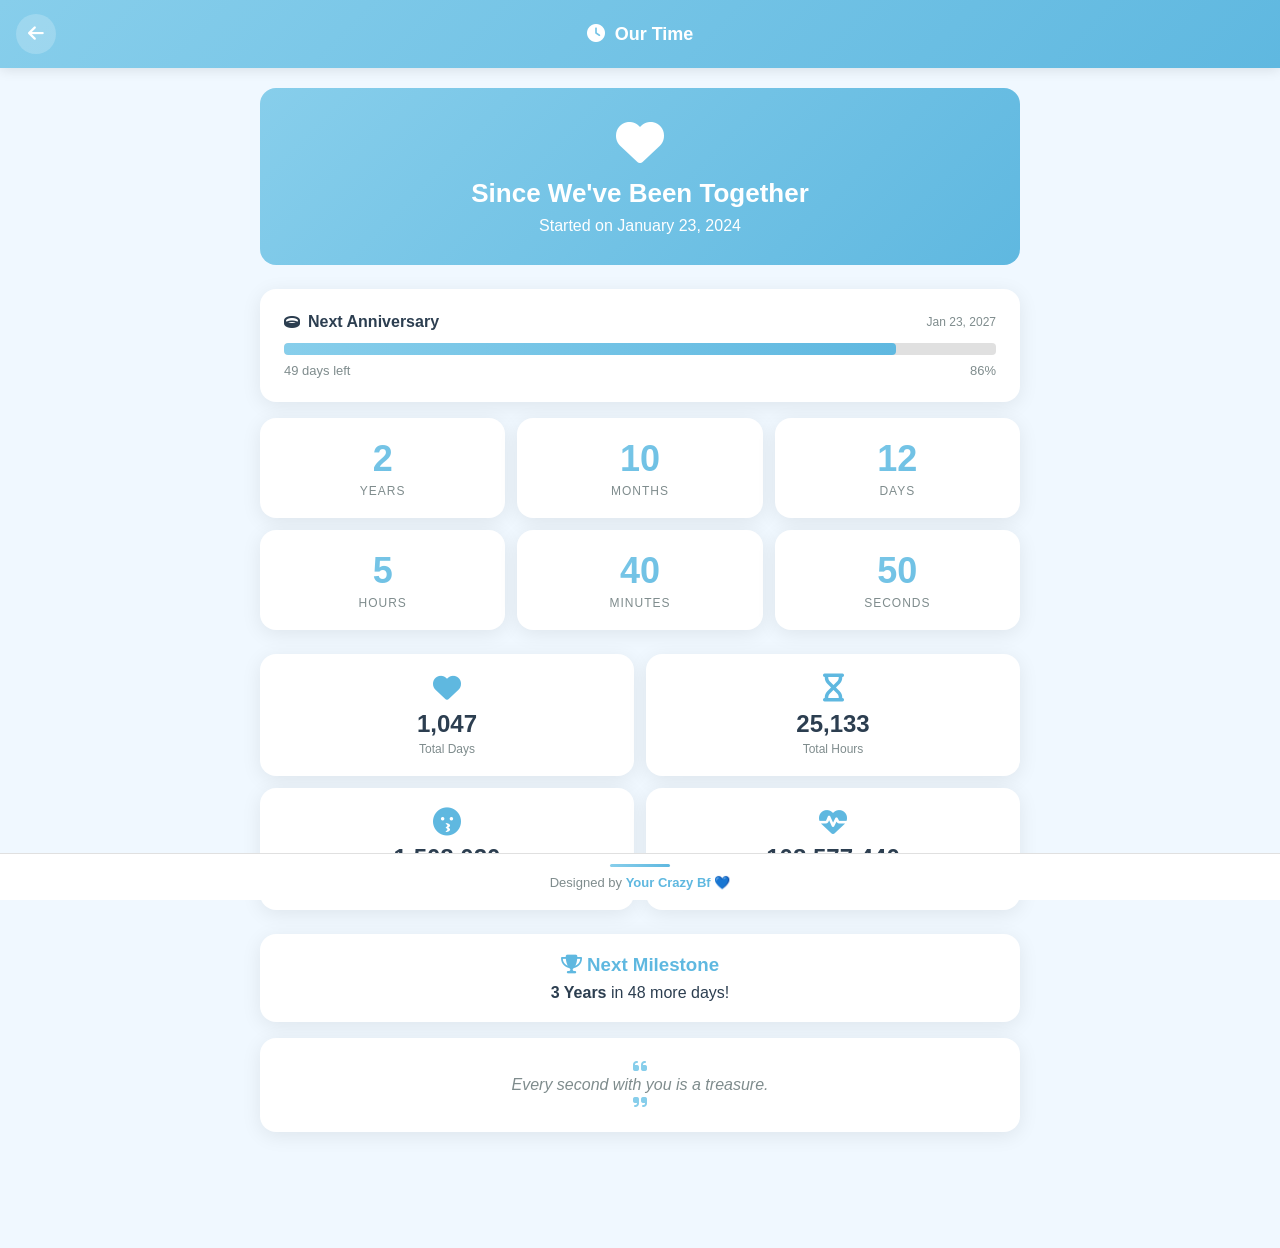
<file: coundown.html>
<!DOCTYPE html>
<html lang="en">
<head>
<meta charset="UTF-8">
<meta name="viewport" content="width=device-width, initial-scale=1.0">
<title>Countdown ⏰</title>
<link rel="manifest" href="manifest.json">
<link rel="stylesheet" href="https://cdnjs.cloudflare.com/ajax/libs/font-awesome/6.5.1/css/all.min.css">
<link rel="stylesheet" href="style.css">
<meta name="theme-color" content="#87CEEB">
</head>
<body class="countdown-body">

<header class="topbar">
  <a href="dashboard.html" class="icon-btn"><i class="fa-solid fa-arrow-left"></i></a>
  <div class="topbar-title"><i class="fa-solid fa-clock"></i><span>Our Time</span></div>
  <div style="width:40px"></div>
</header>

<main class="countdown-container">
  <div class="love-header">
    <i class="fa-solid fa-heart pulse"></i>
    <h1>Since We've Been Together</h1>
    <p>Started on January 23, 2024</p>
  </div>
  
  <!-- Anniversary Progress -->
  <div class="progress-card big">
    <div class="progress-header">
      <h3><i class="fa-solid fa-ring"></i> Next Anniversary</h3>
      <span id="anniversaryDate" class="progress-date">--</span>
    </div>
    <div class="progress-bar-container big">
      <div id="progressBar" class="progress-fill" style="width:0%"></div>
    </div>
    <div class="progress-info">
      <span id="daysLeft">-- days left</span>
      <span id="progressPercent">0%</span>
    </div>
  </div>
  
  <div class="countdown-grid">
    <div class="time-box">
      <div class="time-value" id="years">0</div>
      <div class="time-label">Years</div>
    </div>
    <div class="time-box">
      <div class="time-value" id="months">0</div>
      <div class="time-label">Months</div>
    </div>
    <div class="time-box">
      <div class="time-value" id="days">0</div>
      <div class="time-label">Days</div>
    </div>
    <div class="time-box">
      <div class="time-value" id="hours">0</div>
      <div class="time-label">Hours</div>
    </div>
    <div class="time-box">
      <div class="time-value" id="minutes">0</div>
      <div class="time-label">Minutes</div>
    </div>
    <div class="time-box">
      <div class="time-value" id="seconds">0</div>
      <div class="time-label">Seconds</div>
    </div>
  </div>
  
  <div class="stats-grid">
    <div class="stat-card">
      <i class="fa-solid fa-heart"></i>
      <div class="stat-value" id="totalDays">0</div>
      <div class="stat-label">Total Days</div>
    </div>
    <div class="stat-card">
      <i class="fa-solid fa-hourglass"></i>
      <div class="stat-value" id="totalHours">0</div>
      <div class="stat-label">Total Hours</div>
    </div>
    <div class="stat-card">
      <i class="fa-solid fa-kiss"></i>
      <div class="stat-value" id="totalMinutes">0</div>
      <div class="stat-label">Total Minutes</div>
    </div>
    <div class="stat-card">
      <i class="fa-solid fa-heart-pulse"></i>
      <div class="stat-value" id="heartbeats">0</div>
      <div class="stat-label">Heartbeats Together</div>
    </div>
  </div>
  
  <div class="milestone-card">
    <h3><i class="fa-solid fa-trophy"></i> Next Milestone</h3>
    <p id="nextMilestone">Calculating...</p>
  </div>
  
  <div class="love-quote">
    <i class="fa-solid fa-quote-left"></i>
    <p id="quote">Every second with you is a treasure.</p>
    <i class="fa-solid fa-quote-right"></i>
  </div>
</main>

<footer class="app-footer">
  <div class="footer-divider"></div>
  <p>Designed by <a href="#">Your Crazy Bf</a> 💙</p>
</footer>

<script>
const startDate = new Date('2024-01-23T00:00:00');
const quotes = [
  "Every second with you is a treasure.",
  "You are my favorite notification.",
  "Time stops when I'm with you.",
  "Forever isn't long enough with you.",
  "You make every moment count.",
  "My heart beats for you, always.",
  "Love is the best thing we do."
];

function updateCountdown() {
  const now = new Date();
  const diff = now - startDate;
  
  let years = now.getFullYear() - startDate.getFullYear();
  let months = now.getMonth() - startDate.getMonth();
  let days = now.getDate() - startDate.getDate();
  
  if (days < 0) {
    months--;
    const prevMonth = new Date(now.getFullYear(), now.getMonth(), 0);
    days += prevMonth.getDate();
  }
  if (months < 0) { years--; months += 12; }
  
  const totalMs = diff;
  const totalSec = Math.floor(totalMs / 1000);
  const totalMin = Math.floor(totalSec / 60);
  const totalHr = Math.floor(totalMin / 60);
  const totalD = Math.floor(totalHr / 24);
  
  document.getElementById('years').textContent = years;
  document.getElementById('months').textContent = months;
  document.getElementById('days').textContent = days;
  document.getElementById('hours').textContent = now.getHours();
  document.getElementById('minutes').textContent = now.getMinutes();
  document.getElementById('seconds').textContent = now.getSeconds();
  
  document.getElementById('totalDays').textContent = totalD.toLocaleString();
  document.getElementById('totalHours').textContent = totalHr.toLocaleString();
  document.getElementById('totalMinutes').textContent = totalMin.toLocaleString();
  document.getElementById('heartbeats').textContent = (totalMin * 72).toLocaleString();
  
  // Anniversary progress
  const nextAnniversary = new Date('2025-01-23');
  while (nextAnniversary <= now) {
    nextAnniversary.setFullYear(nextAnniversary.getFullYear() + 1);
  }
  const prevAnniversary = new Date(nextAnniversary);
  prevAnniversary.setFullYear(prevAnniversary.getFullYear() - 1);
  const totalDays = Math.floor((nextAnniversary - prevAnniversary) / (1000 * 60 * 60 * 24));
  const daysPassed = Math.floor((now - prevAnniversary) / (1000 * 60 * 60 * 24));
  const percent = Math.min(100, Math.floor((daysPassed / totalDays) * 100));
  const daysLeft = totalDays - daysPassed;
  
  document.getElementById('anniversaryDate').textContent = nextAnniversary.toLocaleDateString('en-US', { month: 'short', day: 'numeric', year: 'numeric' });
  document.getElementById('progressBar').style.width = percent + '%';
  document.getElementById('progressPercent').textContent = percent + '%';
  document.getElementById('daysLeft').textContent = daysLeft + ' days left';
  
  // Next milestone
  const milestones = [
    { days: 100, name: '100 Days' },
    { days: 365, name: '1 Year' },
    { days: 500, name: '500 Days' },
    { days: 730, name: '2 Years' },
    { days: 1000, name: '1000 Days' },
    { days: 1095, name: '3 Years' },
    { days: 1825, name: '5 Years' }
  ];
  let next = null;
  for (const m of milestones) {
    if (totalD < m.days) { next = m; break; }
  }
  if (next) {
    const daysLeftMs = next.days - totalD;
    document.getElementById('nextMilestone').innerHTML = 
      `<strong>${next.name}</strong> in ${daysLeftMs} more days!`;
  } else {
    document.getElementById('nextMilestone').textContent = 'You are amazing! 💙';
  }
}

setInterval(updateCountdown, 1000);
updateCountdown();

let qIndex = 0;
setInterval(() => {
  qIndex = (qIndex + 1) % quotes.length;
  document.getElementById('quote').textContent = quotes[qIndex];
}, 5000);
</script>
</body>
</html>
</file>
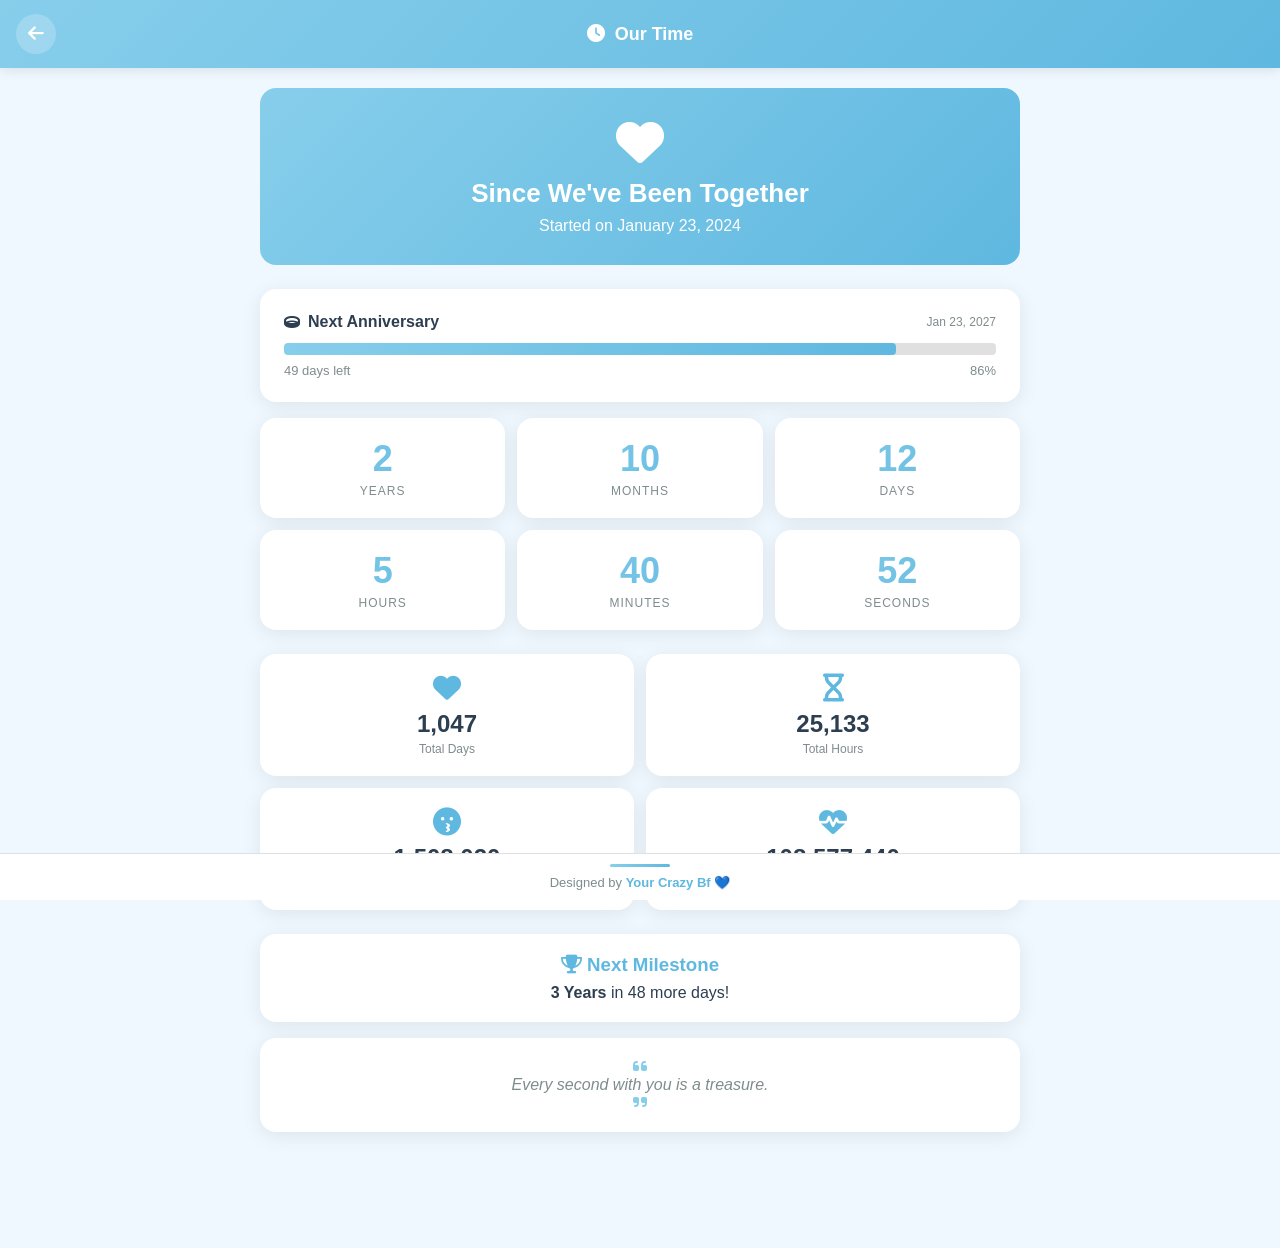
<file: countdown.html>
<!DOCTYPE html>
<html lang="en">
<head>
<meta charset="UTF-8">
<meta name="viewport" content="width=device-width, initial-scale=1.0">
<title>Countdown ⏰</title>
<link rel="manifest" href="manifest.json">
<link rel="stylesheet" href="https://cdnjs.cloudflare.com/ajax/libs/font-awesome/6.5.1/css/all.min.css">
<link rel="stylesheet" href="style.css">
<meta name="theme-color" content="#87CEEB">
</head>
<body class="countdown-body">

<header class="topbar">
  <a href="dashboard.html" class="icon-btn"><i class="fa-solid fa-arrow-left"></i></a>
  <div class="topbar-title"><i class="fa-solid fa-clock"></i><span>Our Time</span></div>
  <div style="width:40px"></div>
</header>

<main class="countdown-container">
  <div class="love-header">
    <i class="fa-solid fa-heart pulse"></i>
    <h1>Since We've Been Together</h1>
    <p>Started on January 23, 2024</p>
  </div>
  
  <!-- Anniversary Progress -->
  <div class="progress-card big">
    <div class="progress-header">
      <h3><i class="fa-solid fa-ring"></i> Next Anniversary</h3>
      <span id="anniversaryDate" class="progress-date">--</span>
    </div>
    <div class="progress-bar-container big">
      <div id="progressBar" class="progress-fill" style="width:0%"></div>
    </div>
    <div class="progress-info">
      <span id="daysLeft">-- days left</span>
      <span id="progressPercent">0%</span>
    </div>
  </div>
  
  <div class="countdown-grid">
    <div class="time-box">
      <div class="time-value" id="years">0</div>
      <div class="time-label">Years</div>
    </div>
    <div class="time-box">
      <div class="time-value" id="months">0</div>
      <div class="time-label">Months</div>
    </div>
    <div class="time-box">
      <div class="time-value" id="days">0</div>
      <div class="time-label">Days</div>
    </div>
    <div class="time-box">
      <div class="time-value" id="hours">0</div>
      <div class="time-label">Hours</div>
    </div>
    <div class="time-box">
      <div class="time-value" id="minutes">0</div>
      <div class="time-label">Minutes</div>
    </div>
    <div class="time-box">
      <div class="time-value" id="seconds">0</div>
      <div class="time-label">Seconds</div>
    </div>
  </div>
  
  <div class="stats-grid">
    <div class="stat-card">
      <i class="fa-solid fa-heart"></i>
      <div class="stat-value" id="totalDays">0</div>
      <div class="stat-label">Total Days</div>
    </div>
    <div class="stat-card">
      <i class="fa-solid fa-hourglass"></i>
      <div class="stat-value" id="totalHours">0</div>
      <div class="stat-label">Total Hours</div>
    </div>
    <div class="stat-card">
      <i class="fa-solid fa-kiss"></i>
      <div class="stat-value" id="totalMinutes">0</div>
      <div class="stat-label">Total Minutes</div>
    </div>
    <div class="stat-card">
      <i class="fa-solid fa-heart-pulse"></i>
      <div class="stat-value" id="heartbeats">0</div>
      <div class="stat-label">Heartbeats Together</div>
    </div>
  </div>
  
  <div class="milestone-card">
    <h3><i class="fa-solid fa-trophy"></i> Next Milestone</h3>
    <p id="nextMilestone">Calculating...</p>
  </div>
  
  <div class="love-quote">
    <i class="fa-solid fa-quote-left"></i>
    <p id="quote">Every second with you is a treasure.</p>
    <i class="fa-solid fa-quote-right"></i>
  </div>
</main>

<footer class="app-footer">
  <div class="footer-divider"></div>
  <p>Designed by <a href="#">Your Crazy Bf</a> 💙</p>
</footer>

<script>
const startDate = new Date('2024-01-23T00:00:00');
const quotes = [
  "Every second with you is a treasure.",
  "You are my favorite notification.",
  "Time stops when I'm with you.",
  "Forever isn't long enough with you.",
  "You make every moment count.",
  "My heart beats for you, always.",
  "Love is the best thing we do."
];

function updateCountdown() {
  const now = new Date();
  const diff = now - startDate;
  
  let years = now.getFullYear() - startDate.getFullYear();
  let months = now.getMonth() - startDate.getMonth();
  let days = now.getDate() - startDate.getDate();
  
  if (days < 0) {
    months--;
    const prevMonth = new Date(now.getFullYear(), now.getMonth(), 0);
    days += prevMonth.getDate();
  }
  if (months < 0) { years--; months += 12; }
  
  const totalMs = diff;
  const totalSec = Math.floor(totalMs / 1000);
  const totalMin = Math.floor(totalSec / 60);
  const totalHr = Math.floor(totalMin / 60);
  const totalD = Math.floor(totalHr / 24);
  
  document.getElementById('years').textContent = years;
  document.getElementById('months').textContent = months;
  document.getElementById('days').textContent = days;
  document.getElementById('hours').textContent = now.getHours();
  document.getElementById('minutes').textContent = now.getMinutes();
  document.getElementById('seconds').textContent = now.getSeconds();
  
  document.getElementById('totalDays').textContent = totalD.toLocaleString();
  document.getElementById('totalHours').textContent = totalHr.toLocaleString();
  document.getElementById('totalMinutes').textContent = totalMin.toLocaleString();
  document.getElementById('heartbeats').textContent = (totalMin * 72).toLocaleString();
  
  // Anniversary progress
  const nextAnniversary = new Date('2025-01-23');
  while (nextAnniversary <= now) {
    nextAnniversary.setFullYear(nextAnniversary.getFullYear() + 1);
  }
  const prevAnniversary = new Date(nextAnniversary);
  prevAnniversary.setFullYear(prevAnniversary.getFullYear() - 1);
  const totalDays = Math.floor((nextAnniversary - prevAnniversary) / (1000 * 60 * 60 * 24));
  const daysPassed = Math.floor((now - prevAnniversary) / (1000 * 60 * 60 * 24));
  const percent = Math.min(100, Math.floor((daysPassed / totalDays) * 100));
  const daysLeft = totalDays - daysPassed;
  
  document.getElementById('anniversaryDate').textContent = nextAnniversary.toLocaleDateString('en-US', { month: 'short', day: 'numeric', year: 'numeric' });
  document.getElementById('progressBar').style.width = percent + '%';
  document.getElementById('progressPercent').textContent = percent + '%';
  document.getElementById('daysLeft').textContent = daysLeft + ' days left';
  
  // Next milestone
  const milestones = [
    { days: 100, name: '100 Days' },
    { days: 365, name: '1 Year' },
    { days: 500, name: '500 Days' },
    { days: 730, name: '2 Years' },
    { days: 1000, name: '1000 Days' },
    { days: 1095, name: '3 Years' },
    { days: 1825, name: '5 Years' }
  ];
  let next = null;
  for (const m of milestones) {
    if (totalD < m.days) { next = m; break; }
  }
  if (next) {
    const daysLeftMs = next.days - totalD;
    document.getElementById('nextMilestone').innerHTML = 
      `<strong>${next.name}</strong> in ${daysLeftMs} more days!`;
  } else {
    document.getElementById('nextMilestone').textContent = 'You are amazing! 💙';
  }
}

setInterval(updateCountdown, 1000);
updateCountdown();

let qIndex = 0;
setInterval(() => {
  qIndex = (qIndex + 1) % quotes.length;
  document.getElementById('quote').textContent = quotes[qIndex];
}, 5000);
</script>
  <script>document.documentElement.setAttribute('data-theme', localStorage.getItem('theme') || 'lightblue');</script>
</body>
</html>
</file>
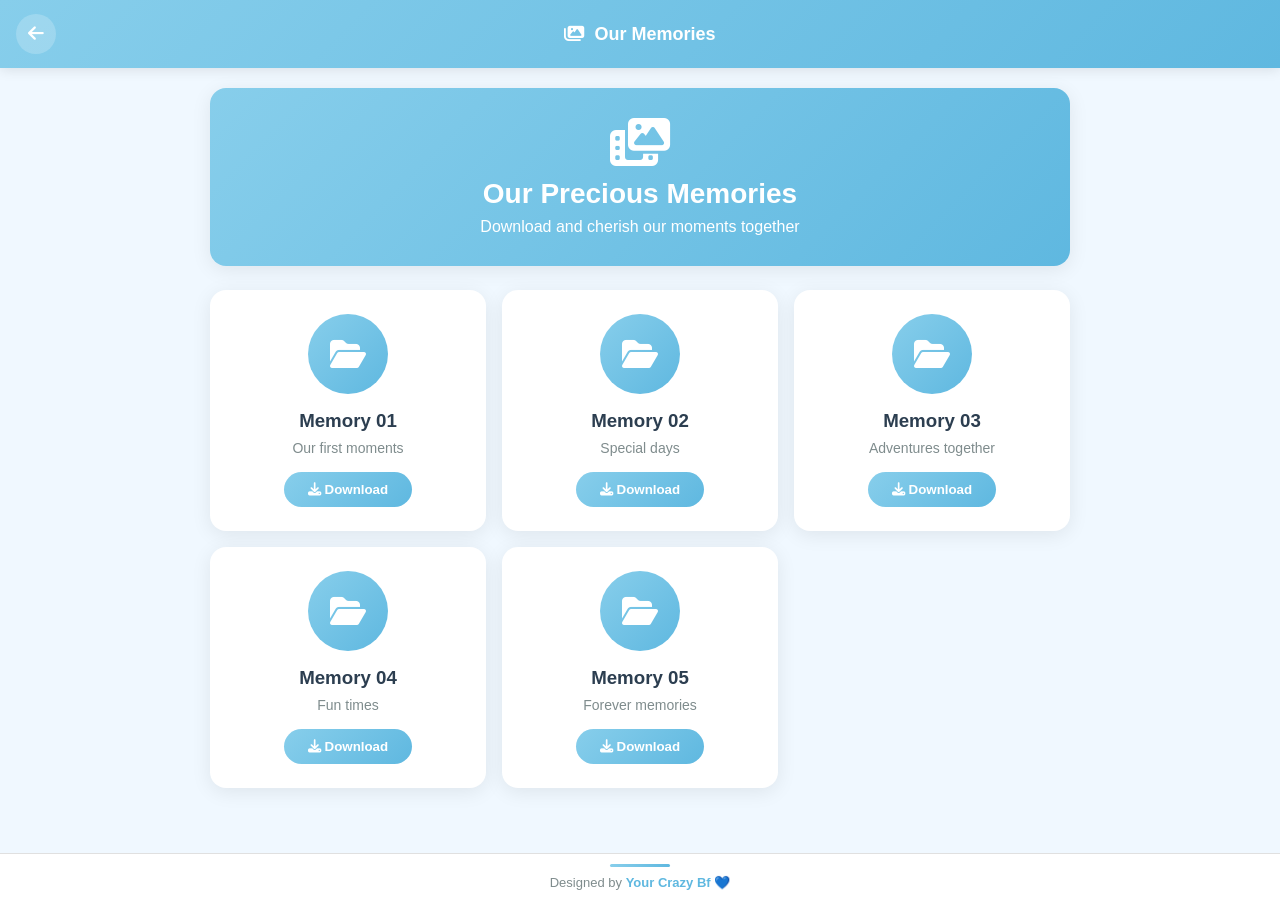
<file: memories.html>
<!DOCTYPE html>
<html lang="en">
<head>
<meta charset="UTF-8">
<meta name="viewport" content="width=device-width, initial-scale=1.0">
<title>Memories 💾</title>
<link rel="manifest" href="manifest.json">
<link rel="stylesheet" href="https://cdnjs.cloudflare.com/ajax/libs/font-awesome/6.5.1/css/all.min.css">
<link rel="stylesheet" href="style.css">
<meta name="theme-color" content="#87CEEB">
<script>document.documentElement.setAttribute('data-theme', localStorage.getItem('theme') || 'lightblue');</script>
</head>
<body class="memories-body">

<header class="topbar">
  <a href="dashboard.html" class="icon-btn"><i class="fa-solid fa-arrow-left"></i></a>
  <div class="topbar-title"><i class="fa-solid fa-images"></i><span>Our Memories</span></div>
  <div style="width:40px"></div>
</header>

<main class="memories-container">
  <div class="memories-header">
    <i class="fa-solid fa-photo-film"></i>
    <h1>Our Precious Memories</h1>
    <p>Download and cherish our moments together</p>
  </div>
  <div class="memories-grid">
    <div class="memory-card" data-file="memory1.zip">
      <div class="memory-icon"><i class="fa-solid fa-folder-open"></i></div>
      <h3>Memory 01</h3><p>Our first moments</p>
      <button class="download-btn"><i class="fa-solid fa-download"></i> Download</button>
    </div>
    <div class="memory-card" data-file="memory2.zip">
      <div class="memory-icon"><i class="fa-solid fa-folder-open"></i></div>
      <h3>Memory 02</h3><p>Special days</p>
      <button class="download-btn"><i class="fa-solid fa-download"></i> Download</button>
    </div>
    <div class="memory-card" data-file="memories/memory3.zip">
      <div class="memory-icon"><i class="fa-solid fa-folder-open"></i></div>
      <h3>Memory 03</h3><p>Adventures together</p>
      <button class="download-btn"><i class="fa-solid fa-download"></i> Download</button>
    </div>
    <div class="memory-card" data-file="memories/memory4.zip">
      <div class="memory-icon"><i class="fa-solid fa-folder-open"></i></div>
      <h3>Memory 04</h3><p>Fun times</p>
      <button class="download-btn"><i class="fa-solid fa-download"></i> Download</button>
    </div>
    <div class="memory-card" data-file="memories/memory5.zip">
      <div class="memory-icon"><i class="fa-solid fa-folder-open"></i></div>
      <h3>Memory 05</h3><p>Forever memories</p>
      <button class="download-btn"><i class="fa-solid fa-download"></i> Download</button>
    </div>
  </div>
</main>

<footer class="app-footer">
  <div class="footer-divider"></div>
  <p>Designed by <a href="#">Your Crazy Bf</a> 💙</p>
</footer>

<script>
document.querySelectorAll('.memory-card').forEach(card => {
  card.querySelector('.download-btn').addEventListener('click', () => {
    const file = card.dataset.file;
    const a = document.createElement('a');
    a.href = file; a.download = file.split('/').pop();
    document.body.appendChild(a); a.click(); document.body.removeChild(a);
  });
});
</script>
</body>
</html>
</file>
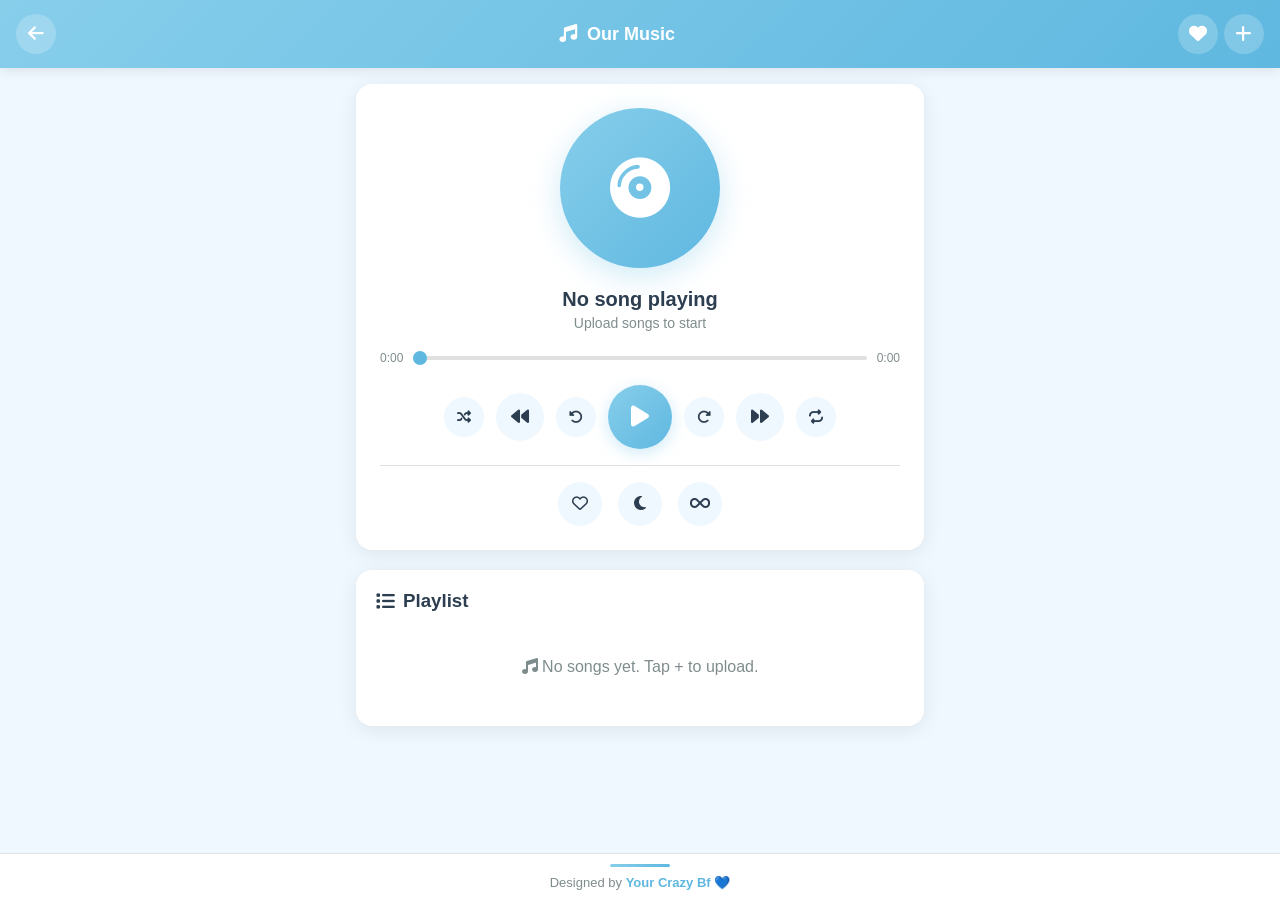
<file: music.html>
<!DOCTYPE html>
<html lang="en">
<head>
<meta charset="UTF-8">
<meta name="viewport" content="width=device-width, initial-scale=1.0">
<title>Music 🎵</title>
<link rel="manifest" href="manifest.json">
<link rel="stylesheet" href="https://cdnjs.cloudflare.com/ajax/libs/font-awesome/6.5.1/css/all.min.css">
<link rel="stylesheet" href="style.css">
<meta name="theme-color" content="#87CEEB">
<script>document.documentElement.setAttribute('data-theme', localStorage.getItem('theme') || 'lightblue');</script>
</head>
<body class="music-body">

<header class="topbar">
  <a href="dashboard.html" class="icon-btn"><i class="fa-solid fa-arrow-left"></i></a>
  <div class="topbar-title"><i class="fa-solid fa-music"></i><span>Our Music</span></div>
  <div class="topbar-actions">
    <button id="favBtn" class="icon-btn"><i class="fa-solid fa-heart"></i></button>
    <label class="icon-btn" for="uploadSongs"><i class="fa-solid fa-plus"></i></label>
    <input type="file" id="uploadSongs" accept="audio/*" multiple hidden>
  </div>
</header>

<div id="favPanel" class="fav-panel hidden">
  <div class="fav-header">
    <h3><i class="fa-solid fa-heart"></i> Favorite Songs</h3>
    <button id="closeFav" class="icon-btn small"><i class="fa-solid fa-xmark"></i></button>
  </div>
  <ul id="favList" class="song-list"></ul>
  <p id="emptyFav" class="empty-msg">No favorites yet</p>
</div>

<div id="sleepTimer" class="sleep-timer hidden">
  <div class="sleep-card">
    <h3><i class="fa-solid fa-moon"></i> Sleep Timer</h3>
    <div class="timer-options">
      <button data-min="15">15 min</button><button data-min="30">30 min</button>
      <button data-min="45">45 min</button><button data-min="60">60 min</button>
      <button data-min="0">Off</button>
    </div>
    <p id="sleepStatus" class="sleep-status">Timer off</p>
  </div>
</div>

<main class="music-container">
  <div class="player-card">
    <div class="album-art"><i class="fa-solid fa-compact-disc" id="discIcon"></i></div>
    <h2 id="songTitle" class="song-title">No song playing</h2>
    <p id="artistName" class="artist-name">Upload songs to start</p>
    <div class="progress-container">
      <span id="currentTime">0:00</span>
      <input type="range" id="progressBar" min="0" max="100" value="0" class="progress-bar">
      <span id="duration">0:00</span>
    </div>
    <div class="controls">
      <button id="shuffleBtn" class="ctrl-btn small"><i class="fa-solid fa-shuffle"></i></button>
      <button id="prevBtn" class="ctrl-btn"><i class="fa-solid fa-backward"></i></button>
      <button id="back10Btn" class="ctrl-btn small"><i class="fa-solid fa-rotate-left"></i></button>
      <button id="playBtn" class="ctrl-btn main"><i class="fa-solid fa-play"></i></button>
      <button id="forward10Btn" class="ctrl-btn small"><i class="fa-solid fa-rotate-right"></i></button>
      <button id="nextBtn" class="ctrl-btn"><i class="fa-solid fa-forward"></i></button>
      <button id="repeatBtn" class="ctrl-btn small"><i class="fa-solid fa-repeat"></i></button>
    </div>
    <div class="player-extras">
      <button id="favCurrentBtn" class="extra-btn"><i class="fa-regular fa-heart"></i></button>
      <button id="sleepTimerBtn" class="extra-btn"><i class="fa-solid fa-moon"></i></button>
      <button id="bgPlayBtn" class="extra-btn"><i class="fa-solid fa-infinity"></i></button>
    </div>
  </div>
  <div class="playlist">
    <h3><i class="fa-solid fa-list"></i> Playlist</h3>
    <ul id="songList" class="song-list"></ul>
    <p id="emptyMsg" class="empty-msg"><i class="fa-solid fa-music"></i> No songs yet. Tap + to upload.</p>
  </div>
</main>

<footer class="app-footer">
  <div class="footer-divider"></div>
  <p>Designed by <a href="#">Your Crazy Bf</a> 💙</p>
</footer>

<audio id="audioPlayer"></audio>

<script>
// ==========================================
// IndexedDB Setup (Can store hundreds of MBs)
// ==========================================
let db;
const DB_NAME = 'MusicPlayerDB';
const DB_VERSION = 1;
const STORE_NAME = 'songs';

// Initialize IndexedDB
function initDB() {
  return new Promise((resolve, reject) => {
    const request = indexedDB.open(DB_NAME, DB_VERSION);
    
    request.onerror = () => reject(request.error);
    request.onsuccess = () => {
      db = request.result;
      resolve(db);
    };
    
    request.onupgradeneeded = (event) => {
      db = event.target.result;
      if (!db.objectStoreNames.contains(STORE_NAME)) {
        db.createObjectStore(STORE_NAME, { keyPath: 'id', autoIncrement: true });
      }
    };
  });
}

// Save song to IndexedDB
function saveSong(song) {
  return new Promise((resolve, reject) => {
    const transaction = db.transaction([STORE_NAME], 'readwrite');
    const store = transaction.objectStore(STORE_NAME);
    const request = store.add(song);
    
    request.onsuccess = () => resolve(request.result);
    request.onerror = () => reject(request.error);
  });
}

// Get all songs from IndexedDB
function getAllSongs() {
  return new Promise((resolve, reject) => {
    const transaction = db.transaction([STORE_NAME], 'readonly');
    const store = transaction.objectStore(STORE_NAME);
    const request = store.getAll();
    
    request.onsuccess = () => resolve(request.result);
    request.onerror = () => reject(request.error);
  });
}

// Delete song from IndexedDB
function deleteSong(id) {
  return new Promise((resolve, reject) => {
    const transaction = db.transaction([STORE_NAME], 'readwrite');
    const store = transaction.objectStore(STORE_NAME);
    const request = store.delete(id);
    
    request.onsuccess = () => resolve();
    request.onerror = () => reject(request.error);
  });
}

// ==========================================
// App Variables
// ==========================================
let songs = [];
let favSongs = JSON.parse(localStorage.getItem('favSongs') || '[]');
let currentIndex = 0;
let isPlaying = false;
let isShuffle = false;
let isRepeat = false;
let sleepTimerId = null;
let sleepEndTime = null;

const audio = document.getElementById('audioPlayer');
const playBtn = document.getElementById('playBtn');
const prevBtn = document.getElementById('prevBtn');
const nextBtn = document.getElementById('nextBtn');
const back10Btn = document.getElementById('back10Btn');
const forward10Btn = document.getElementById('forward10Btn');
const shuffleBtn = document.getElementById('shuffleBtn');
const repeatBtn = document.getElementById('repeatBtn');
const progressBar = document.getElementById('progressBar');
const currentTimeEl = document.getElementById('currentTime');
const durationEl = document.getElementById('duration');
const songTitle = document.getElementById('songTitle');
const songList = document.getElementById('songList');
const emptyMsg = document.getElementById('emptyMsg');
const discIcon = document.getElementById('discIcon');

// ==========================================
// Render Functions
// ==========================================
function renderPlaylist() {
  songList.innerHTML = '';
  if (songs.length === 0) { 
    emptyMsg.style.display = 'block'; 
    songTitle.textContent = 'No song playing';
    return; 
  }
  emptyMsg.style.display = 'none';
  songs.forEach((song, i) => {
    const li = document.createElement('li');
    li.className = `song-item ${i === currentIndex ? 'active' : ''}`;
    const isFav = favSongs.some(f => f.name === song.name);
    li.innerHTML = `
      <div class="song-info" data-index="${i}"><i class="fa-solid fa-music"></i><div><div class="song-name">${song.name}</div><div class="song-meta">Track ${i + 1}</div></div></div>
      <div class="song-actions">
        <button class="fav-toggle" data-index="${i}"><i class="fa-${isFav ? 'solid' : 'regular'} fa-heart"></i></button>
        <button class="delete-btn" data-id="${song.id}"><i class="fa-solid fa-trash"></i></button>
      </div>`;
    songList.appendChild(li);
  });
}

function renderFavList() {
  const favList = document.getElementById('favList');
  const emptyFav = document.getElementById('emptyFav');
  favList.innerHTML = '';
  if (favSongs.length === 0) { emptyFav.style.display = 'block'; return; }
  emptyFav.style.display = 'none';
  favSongs.forEach((song, i) => {
    const li = document.createElement('li');
    li.className = 'song-item';
    li.innerHTML = `
      <div class="song-info" data-name="${song.name}"><i class="fa-solid fa-heart" style="color:#E74C3C"></i><div><div class="song-name">${song.name}</div><div class="song-meta">Favorite</div></div></div>
      <button class="delete-fav" data-name="${song.name}"><i class="fa-solid fa-xmark"></i></button>`;
    favList.appendChild(li);
  });
}

function loadSong(index) {
  if (index < 0 || index >= songs.length) return;
  currentIndex = index;
  audio.src = songs[index].data;
  songTitle.textContent = songs[index].name;
  updateFavBtn(); 
  renderPlaylist();
}

function updateFavBtn() {
  const btn = document.getElementById('favCurrentBtn');
  if (songs.length === 0) return;
  const isFav = favSongs.some(f => f.name === songs[currentIndex].name);
  btn.innerHTML = `<i class="fa-${isFav ? 'solid' : 'regular'} fa-heart"></i>`;
  btn.style.color = isFav ? '#E74C3C' : '';
}

function togglePlay() {
  if (songs.length === 0) return;
  if (!audio.src) loadSong(0);
  if (isPlaying) { 
    audio.pause(); 
    playBtn.innerHTML = '<i class="fa-solid fa-play"></i>'; 
    discIcon.classList.remove('spinning'); 
  } else { 
    audio.play(); 
    playBtn.innerHTML = '<i class="fa-solid fa-pause"></i>'; 
    discIcon.classList.add('spinning'); 
  }
  isPlaying = !isPlaying;
}

// ==========================================
// Event Listeners
// ==========================================
playBtn.addEventListener('click', togglePlay);
prevBtn.addEventListener('click', () => { 
  if (songs.length === 0) return; 
  currentIndex = isShuffle ? Math.floor(Math.random() * songs.length) : (currentIndex - 1 + songs.length) % songs.length; 
  loadSong(currentIndex); 
  if (isPlaying) audio.play(); 
});
nextBtn.addEventListener('click', () => { 
  if (songs.length === 0) return; 
  currentIndex = isShuffle ? Math.floor(Math.random() * songs.length) : (currentIndex + 1) % songs.length; 
  loadSong(currentIndex); 
  if (isPlaying) audio.play(); 
});
back10Btn.addEventListener('click', () => { audio.currentTime = Math.max(0, audio.currentTime - 10); });
forward10Btn.addEventListener('click', () => { audio.currentTime = Math.min(audio.duration || 0, audio.currentTime + 10); });
shuffleBtn.addEventListener('click', () => { isShuffle = !isShuffle; shuffleBtn.classList.toggle('active', isShuffle); });
repeatBtn.addEventListener('click', () => { isRepeat = !isRepeat; repeatBtn.classList.toggle('active', isRepeat); audio.loop = isRepeat; });

audio.addEventListener('timeupdate', () => { 
  if (audio.duration) { 
    progressBar.value = (audio.currentTime / audio.duration) * 100; 
    currentTimeEl.textContent = formatTime(audio.currentTime); 
  } 
});
audio.addEventListener('loadedmetadata', () => { 
  durationEl.textContent = formatTime(audio.duration); 
});
audio.addEventListener('ended', () => { 
  if (!isRepeat) nextBtn.click(); 
});
progressBar.addEventListener('input', () => { 
  audio.currentTime = (progressBar.value / 100) * audio.duration; 
});

// Upload songs and save to IndexedDB
document.getElementById('uploadSongs').addEventListener('change', async (e) => {
  const files = Array.from(e.target.files);
  
  for (const file of files) {
    const reader = new FileReader();
    
    reader.onload = async (ev) => {
      const song = {
        name: file.name.replace(/\.[^/.]+$/, ''),
        data: ev.target.result
      };
      
      try {
        const id = await saveSong(song);
        song.id = id;
        songs.push(song);
        renderPlaylist();
        console.log(`Saved song: ${song.name}`);
      } catch (error) {
        console.error('Error saving song:', error);
        alert('Error saving song. Please try again.');
      }
    };
    
    reader.readAsDataURL(file);
  }
  
  e.target.value = '';
});

songList.addEventListener('click', async (e) => {
  const info = e.target.closest('.song-info');
  const del = e.target.closest('.delete-btn');
  const fav = e.target.closest('.fav-toggle');
  
  if (info) { 
    loadSong(parseInt(info.dataset.index)); 
    audio.play(); 
    isPlaying = true; 
    playBtn.innerHTML = '<i class="fa-solid fa-pause"></i>'; 
    discIcon.classList.add('spinning'); 
  } 
  else if (del) {
    const id = parseInt(del.dataset.id);
    if (confirm('Delete this song?')) {
      try {
        await deleteSong(id);
        songs = songs.filter(s => s.id !== id);
        
        if (currentIndex >= songs.length) currentIndex = 0;
        
        if (songs.length > 0) {
          loadSong(currentIndex);
        } else {
          audio.src = '';
          songTitle.textContent = 'No song playing';
          isPlaying = false;
          playBtn.innerHTML = '<i class="fa-solid fa-play"></i>';
          discIcon.classList.remove('spinning');
        }
        
        renderPlaylist();
        console.log('Song deleted from IndexedDB');
      } catch (error) {
        console.error('Error deleting song:', error);
        alert('Error deleting song. Please try again.');
      }
    }
  } 
  else if (fav) {
    toggleFavorite(songs[parseInt(fav.dataset.index)]);
  }
});

document.getElementById('favList').addEventListener('click', (e) => {
  const info = e.target.closest('.song-info');
  const del = e.target.closest('.delete-fav');
  
  if (info) { 
    const idx = songs.findIndex(s => s.name === info.dataset.name); 
    if (idx >= 0) { 
      loadSong(idx); 
      audio.play(); 
      isPlaying = true; 
      playBtn.innerHTML = '<i class="fa-solid fa-pause"></i>'; 
      discIcon.classList.add('spinning'); 
    } 
  } 
  else if (del) { 
    favSongs = favSongs.filter(f => f.name !== del.dataset.name); 
    localStorage.setItem('favSongs', JSON.stringify(favSongs)); 
    renderFavList(); 
    updateFavBtn(); 
    renderPlaylist(); 
  }
});

function toggleFavorite(song) {
  const idx = favSongs.findIndex(f => f.name === song.name);
  if (idx >= 0) {
    favSongs.splice(idx, 1);
  } else {
    favSongs.push({ name: song.name, data: song.data });
  }
  localStorage.setItem('favSongs', JSON.stringify(favSongs));
  renderPlaylist();
  renderFavList();
  updateFavBtn();
}

document.getElementById('favCurrentBtn').addEventListener('click', () => { 
  if (songs.length > 0) toggleFavorite(songs[currentIndex]); 
});

const favPanel = document.getElementById('favPanel');
document.getElementById('favBtn').addEventListener('click', () => { 
  favPanel.classList.toggle('hidden'); 
  renderFavList(); 
});
document.getElementById('closeFav').addEventListener('click', () => favPanel.classList.add('hidden'));

const sleepTimer = document.getElementById('sleepTimer');
document.getElementById('sleepTimerBtn').addEventListener('click', () => sleepTimer.classList.toggle('hidden'));
document.querySelectorAll('.timer-options button').forEach(btn => {
  btn.addEventListener('click', () => {
    const min = parseInt(btn.dataset.min);
    if (sleepTimerId) { 
      clearTimeout(sleepTimerId); 
      sleepTimerId = null; 
    }
    if (min === 0) { 
      document.getElementById('sleepStatus').textContent = 'Timer off'; 
      sleepEndTime = null; 
    } else {
      sleepEndTime = Date.now() + min * 60000;
      sleepTimerId = setTimeout(() => { 
        audio.pause(); 
        isPlaying = false; 
        playBtn.innerHTML = '<i class="fa-solid fa-play"></i>'; 
        discIcon.classList.remove('spinning'); 
        document.getElementById('sleepStatus').textContent = 'Stopped!'; 
      }, min * 60000);
      document.getElementById('sleepStatus').textContent = `Stops in ${min} minutes`;
    }
    sleepTimer.classList.add('hidden');
  });
});

document.getElementById('bgPlayBtn').addEventListener('click', () => {
  const enabled = localStorage.getItem('bgMusic') === 'true';
  localStorage.setItem('bgMusic', !enabled);
  document.getElementById('bgPlayBtn').classList.toggle('active', !enabled);
  alert(!enabled ? 'Background play enabled! 🎵' : 'Background play disabled');
});

setInterval(() => { 
  if (sleepEndTime) {
    document.getElementById('sleepStatus').textContent = `Stops in ${Math.max(0, Math.floor((sleepEndTime - Date.now()) / 60000))} minutes`;
  }
}, 30000);

if ('mediaSession' in navigator) {
  navigator.mediaSession.setActionHandler('play', () => audio.play());
  navigator.mediaSession.setActionHandler('pause', () => audio.pause());
  navigator.mediaSession.setActionHandler('previoustrack', () => prevBtn.click());
  navigator.mediaSession.setActionHandler('nexttrack', () => nextBtn.click());
}

audio.addEventListener('play', () => { 
  if ('mediaSession' in navigator && songs[currentIndex]) {
    navigator.mediaSession.metadata = new MediaMetadata({ 
      title: songs[currentIndex].name, 
      artist: 'Our Music', 
      album: 'Couple App' 
    });
  }
});

function formatTime(s) { 
  const m = Math.floor(s / 60); 
  const sec = Math.floor(s % 60); 
  return `${m}:${sec < 10 ? '0' : ''}${sec}`; 
}

// ==========================================
// Initialize App
// ==========================================
async function initApp() {
  try {
    // Initialize IndexedDB
    await initDB();
    console.log('IndexedDB initialized');
    
    // Load songs from IndexedDB
    songs = await getAllSongs();
    console.log(`Loaded ${songs.length} songs from IndexedDB`);
    
    // Load favorites from localStorage
    if (localStorage.getItem('bgMusic') === 'true') {
      document.getElementById('bgPlayBtn').classList.add('active');
    }
    
    // Render playlist
    renderPlaylist();
    
    // Load first song if available
    if (songs.length > 0) {
      loadSong(0);
    }
  } catch (error) {
    console.error('Error initializing app:', error);
    alert('Error loading songs. Please refresh the page.');
  }
}

// Start the app
initApp();
</script>
</body>
</html>
</file>
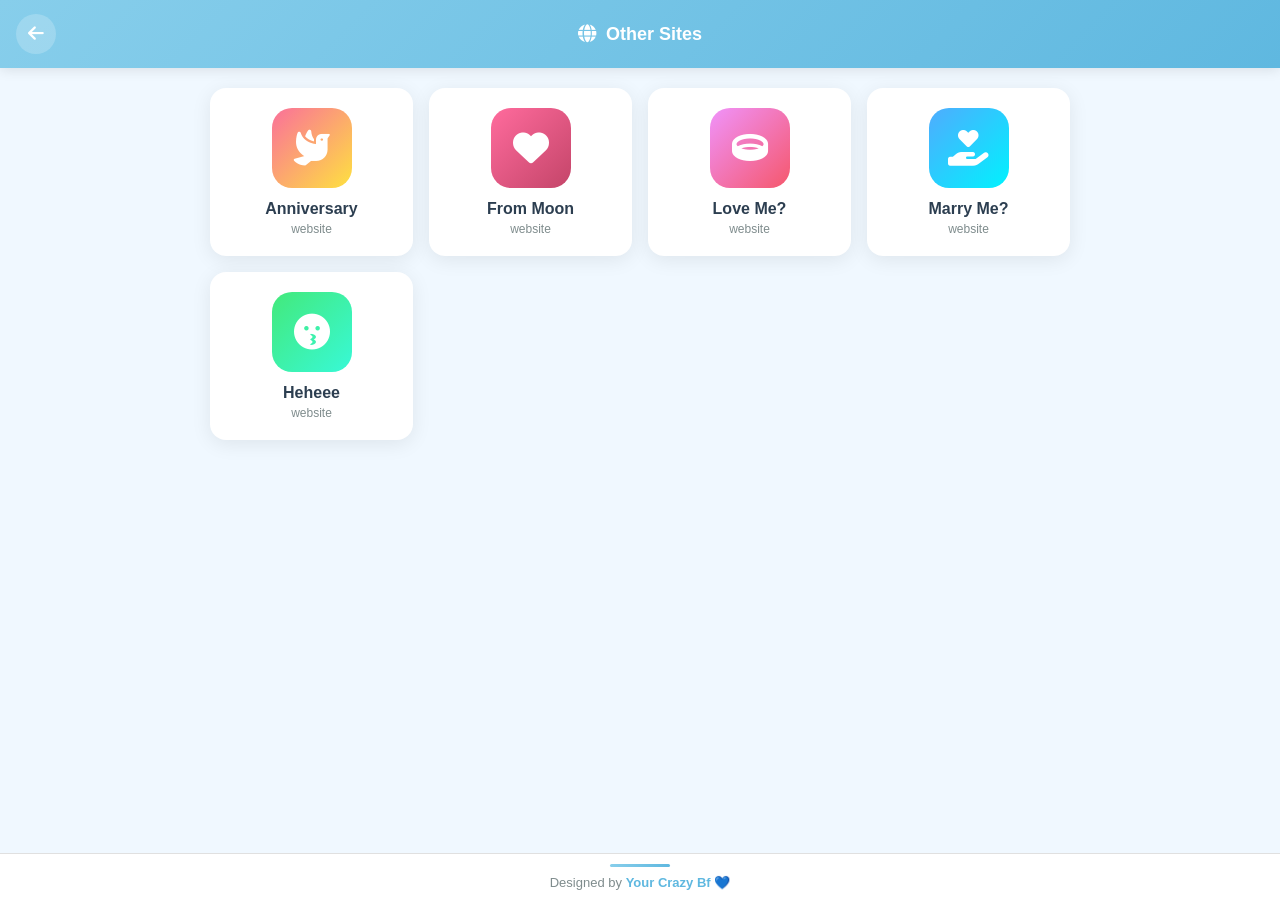
<file: othersites.html>
<!DOCTYPE html>
<html lang="en">
<head>
<meta charset="UTF-8">
<meta name="viewport" content="width=device-width, initial-scale=1.0">
<title>Other Sites 🌐</title>
<link rel="manifest" href="manifest.json">
<link rel="stylesheet" href="https://cdnjs.cloudflare.com/ajax/libs/font-awesome/6.5.1/css/all.min.css">
<link rel="stylesheet" href="style.css">
<meta name="theme-color" content="#87CEEB">
<script>document.documentElement.setAttribute('data-theme', localStorage.getItem('theme') || 'lightblue');</script>
</head>
<body class="sites-body">

<header class="topbar">
  <a href="dashboard.html" class="icon-btn"><i class="fa-solid fa-arrow-left"></i></a>
  <div class="topbar-title"><i class="fa-solid fa-globe"></i><span>Other Sites</span></div>
  <div style="width:40px"></div>
</header>

<main class="sites-container">
  <div class="sites-grid">
    <a href="https://eclectic-figolla-4c9d1a.netlify.app/" target="_blank" class="site-card">
      <div class="site-img" style="background:linear-gradient(135deg,#fa709a,#fee140)">
        <i class="fa-solid fa-dove"></i>
      </div>
      <h3>Anniversary</h3>
      <p>website</p>
    </a>
    <a href="https://dccccc.netlify.app/" target="_blank" class="site-card">
      <div class="site-img" style="background:linear-gradient(135deg,#ff6b9d,#c44569)">
        <i class="fa-solid fa-heart"></i>
      </div>
      <h3>From Moon</h3>
      <p>website</p>
    </a>
    <a href="https://dcccccc.netlify.app/" target="_blank" class="site-card">
      <div class="site-img" style="background:linear-gradient(135deg,#f093fb,#f5576c)">
        <i class="fa-solid fa-ring"></i>
      </div>
      <h3>Love Me?</h3>
      <p>website</p>
    </a>
    <a href="https://dccccccc.netlify.app/" target="_blank" class="site-card">
      <div class="site-img" style="background:linear-gradient(135deg,#4facfe,#00f2fe)">
        <i class="fa-solid fa-hand-holding-heart"></i>
      </div>
      <h3>Marry Me?</h3>
      <p>website</p>
    </a>
    <a href="https://clickmebydila.netlify.app/" target="_blank" class="site-card">
      <div class="site-img" style="background:linear-gradient(135deg,#43e97b,#38f9d7)">
        <i class="fa-solid fa-kiss"></i>
      </div>
      <h3>Heheee</h3>
      <p>website</p>
    </a>
    
  </div>
</main>

<footer class="app-footer">
  <div class="footer-divider"></div>
  <p>Designed by <a href="#">Your Crazy Bf</a> 💙</p>
</footer>
</body>
</html>
</file>
<file: style.css>
* { margin: 0; padding: 0; box-sizing: border-box; -webkit-tap-highlight-color: transparent; }

:root {
  --primary: #87CEEB;
  --primary-dark: #5FB8E0;
  --bg: #F0F8FF;
  --card: #FFFFFF;
  --text: #2C3E50;
  --text-light: #7F8C8D;
  --border: #E0E0E0;
  --shadow: 0 4px 20px rgba(0,0,0,0.08);
  --radius: 16px;
}

[data-theme="lightblue"] { --primary: #87CEEB; --primary-dark: #5FB8E0; --bg: #F0F8FF; }
[data-theme="pink"] { --primary: #FFB6C1; --primary-dark: #FF9AAE; --bg: #FFF0F5; }
[data-theme="purple"] { --primary: #B19CD9; --primary-dark: #9A7FD1; --bg: #F5F0FF; }
[data-theme="mint"] { --primary: #98FB98; --primary-dark: #7AE87A; --bg: #F0FFF0; }
[data-theme="peach"] { --primary: #FFDAB9; --primary-dark: #FFC899; --bg: #FFF8F0; }
[data-theme="lavender"] { --primary: #E6E6FA; --primary-dark: #D0D0F0; --bg: #F8F8FF; }

body {
  font-family: -apple-system, BlinkMacSystemFont, 'Segoe UI', Roboto, sans-serif;
  background: var(--bg);
  color: var(--text);
  min-height: 100vh;
  overflow-x: hidden;
  padding-bottom: 80px;
}

/* Entry Page */
.entry-body {
  display: flex; align-items: center; justify-content: center;
  background: linear-gradient(135deg, var(--primary), var(--primary-dark));
  min-height: 100vh; padding: 20px;
}
.entry-container { width: 100%; max-width: 400px; }
.entry-card {
  background: white; border-radius: var(--radius); padding: 40px 30px;
  box-shadow: var(--shadow); text-align: center;
  animation: slideUp 0.6s ease;
}
@keyframes slideUp { from { opacity: 0; transform: translateY(30px); } to { opacity: 1; transform: translateY(0); } }
.logo-circle {
  width: 80px; height: 80px; border-radius: 50%;
  background: linear-gradient(135deg, var(--primary), var(--primary-dark));
  display: flex; align-items: center; justify-content: center;
  margin: 0 auto 20px; color: white; font-size: 36px;
  box-shadow: 0 8px 24px rgba(135,206,235,0.4);
  animation: pulse 2s infinite;}
@keyframes pulse { 0%,100% { transform: scale(1); } 50% { transform: scale(1.05); } }
.entry-title { font-size: 28px; margin-bottom: 8px; color: var(--text); }
.entry-subtitle { color: var(--text-light); margin-bottom: 30px; }
.input-group {
  position: relative; margin-bottom: 20px;
}
.input-icon {
  position: absolute; left: 16px; top: 50%; transform: translateY(-50%);
  color: var(--primary-dark);
}
.input-group input {
  width: 100%; padding: 14px 16px 14px 44px; border: 2px solid var(--border);
  border-radius: 12px; font-size: 16px; transition: all 0.3s;
}
.input-group input:focus { outline: none; border-color: var(--primary); box-shadow: 0 0 0 4px rgba(135,206,235,0.2); }
.input-group input.shake { animation: shake 0.5s; }
@keyframes shake { 0%,100% { transform: translateX(0); } 25% { transform: translateX(-8px); } 75% { transform: translateX(8px); } }
.btn-primary {
  width: 100%; padding: 14px; background: linear-gradient(135deg, var(--primary), var(--primary-dark));
  color: white; border: none; border-radius: 12px; font-size: 16px; font-weight: 600;
  cursor: pointer; transition: all 0.3s;
  box-shadow: 0 4px 16px rgba(135,206,235,0.4);
}
.btn-primary:hover { transform: translateY(-2px); box-shadow: 0 6px 20px rgba(135,206,235,0.5); }
.btn-primary:active { transform: translateY(0); }
.btn-secondary {
  width: 100%; padding: 12px; background: transparent; color: var(--text);
  border: 2px solid var(--border); border-radius: 12px; font-size: 15px;
  cursor: pointer; margin-top: 12px;
}
.hint-text { color: var(--text-light); font-size: 13px; margin-top: 16px; }

/* Top Bar */
.topbar {
  position: sticky; top: 0; z-index: 100;
  background: linear-gradient(135deg, var(--primary), var(--primary-dark));
  color: white; padding: 14px 16px;
  display: flex; align-items: center; justify-content: space-between;
  box-shadow: 0 2px 12px rgba(0,0,0,0.1);
}
.topbar-title { display: flex; align-items: center; gap: 10px; font-size: 18px; font-weight: 600; }
.icon-btn {
  background: rgba(255,255,255,0.2); border: none; color: white;
  width: 40px; height: 40px; border-radius: 50%; cursor: pointer;
  display: flex; align-items: center; justify-content: center; font-size: 18px;
  transition: all 0.2s; text-decoration: none;
}
.icon-btn:hover { background: rgba(255,255,255,0.3); }
.icon-btn.send { background: var(--primary-dark); }
/* Side Menu */
.side-menu {
  position: fixed; top: 0; left: -300px; width: 280px; height: 100vh;
  background: white; z-index: 200; transition: left 0.3s;
  box-shadow: 2px 0 20px rgba(0,0,0,0.15); overflow-y: auto;
}
.side-menu.open { left: 0; }
.overlay {
  position: fixed; top: 0; left: 0; width: 100%; height: 100%;
  background: rgba(0,0,0,0.5); z-index: 150; opacity: 0; pointer-events: none;
  transition: opacity 0.3s;
}
.overlay.active { opacity: 1; pointer-events: all; }
.profile-section {
  background: linear-gradient(135deg, var(--primary), var(--primary-dark));
  color: white; padding: 30px 20px; text-align: center;
}
.profile-pic {
  width: 90px; height: 90px; border-radius: 50%; background: rgba(255,255,255,0.3);
  margin: 0 auto 12px; display: flex; align-items: center; justify-content: center;
  font-size: 36px; overflow: hidden; border: 3px solid white;
}
.profile-pic img { width: 100%; height: 100%; object-fit: cover; }
.profile-section h3 { margin-bottom: 12px; font-size: 18px; }
.upload-btn {
  display: inline-block; padding: 8px 16px; background: rgba(255,255,255,0.25);
  border-radius: 20px; font-size: 13px; cursor: pointer;
}
.menu-nav { padding: 16px; }
.menu-nav a, .menu-btn {
  display: flex; align-items: center; gap: 12px; padding: 14px 16px;
  color: var(--text); text-decoration: none; border-radius: 10px;
  margin-bottom: 4px; transition: all 0.2s; border: none; background: none;
  width: 100%; text-align: left; font-size: 15px; cursor: pointer;
}
.menu-nav a:hover, .menu-btn:hover { background: var(--bg); }
.menu-nav a.active { background: var(--primary); color: white; }
.menu-btn.danger { color: #E74C3C; }

/* Theme Picker */
.theme-picker {
  position: fixed; top: 50%; left: 50%; transform: translate(-50%, -50%) scale(0.8);
  background: white; padding: 24px; border-radius: var(--radius);
  box-shadow: 0 20px 60px rgba(0,0,0,0.3); z-index: 300;
  opacity: 0; pointer-events: none; transition: all 0.3s;
  width: 90%; max-width: 360px;
}
.theme-picker.active { opacity: 1; pointer-events: all; transform: translate(-50%, -50%) scale(1); }
.theme-picker h3 { margin-bottom: 16px; text-align: center; }.theme-grid {
  display: grid; grid-template-columns: repeat(3, 1fr); gap: 10px; margin-bottom: 16px;
}
.theme-option {
  aspect-ratio: 1; border-radius: 12px; cursor: pointer;
  display: flex; align-items: flex-end; justify-content: center;
  padding: 8px; color: white; font-size: 12px; font-weight: 600;
  transition: transform 0.2s; text-shadow: 0 1px 2px rgba(0,0,0,0.3);
}
.theme-option:hover { transform: scale(1.05); }

/* Chat */
.chat-container {
  padding: 16px; min-height: calc(100vh - 130px);
}
.messages { display: flex; flex-direction: column; gap: 10px; }
.loading { text-align: center; padding: 40px; color: var(--text-light); }
.message { display: flex; gap: 8px; max-width: 85%; animation: fadeIn 0.3s; }
@keyframes fadeIn { from { opacity: 0; transform: translateY(10px); } to { opacity: 1; transform: translateY(0); } }
.message.sent { align-self: flex-end; flex-direction: row-reverse; }
.message.received { align-self: flex-start; }
.message-bubble {
  background: white; padding: 10px 14px; border-radius: 18px;
  box-shadow: 0 2px 8px rgba(0,0,0,0.08); position: relative;
  min-width: 80px;
}
.message.sent .message-bubble {
  background: linear-gradient(135deg, var(--primary), var(--primary-dark));
  color: white; border-bottom-right-radius: 4px;
}
.message.received .message-bubble { border-bottom-left-radius: 4px; }
.message-sender { font-size: 12px; font-weight: 600; margin-bottom: 2px; opacity: 0.8; }
.message-text { word-wrap: break-word; font-size: 15px; line-height: 1.4; }
.message-time { font-size: 10px; opacity: 0.7; margin-top: 4px; text-align: right; }
.reactions { display: flex; gap: 2px; margin-top: 4px; font-size: 14px; }
.reactions span { background: rgba(0,0,0,0.1); padding: 2px 6px; border-radius: 10px; }
.react-btn {
  background: rgba(255,255,255,0.8); border: none; width: 28px; height: 28px;
  border-radius: 50%; cursor: pointer; opacity: 0; transition: opacity 0.2s;
  align-self: flex-end; color: var(--text-light);
}
.message:hover .react-btn { opacity: 1; }

.chat-input {
  position: fixed; bottom: 0; left: 0; right: 0;
  background: white; padding: 10px 12px;
  display: flex; align-items: center; gap: 8px;
  border-top: 1px solid var(--border); box-shadow: 0 -2px 10px rgba(0,0,0,0.05);
}
.chat-input input {  flex: 1; padding: 12px 16px; border: 2px solid var(--border);
  border-radius: 24px; font-size: 15px; background: var(--bg);
}
.chat-input input:focus { outline: none; border-color: var(--primary); }
.chat-input .icon-btn { background: var(--primary); color: white; }

.emoji-picker, .reaction-picker {
  position: fixed; bottom: 70px; left: 10px; right: 10px;
  background: white; border-radius: 16px; padding: 12px;
  box-shadow: 0 8px 30px rgba(0,0,0,0.15); z-index: 50;
  display: none;
}
.emoji-picker.active, .reaction-picker.active { display: block; }
.emoji-grid { display: grid; grid-template-columns: repeat(6, 1fr); gap: 8px; }
.emoji-grid span {
  font-size: 24px; cursor: pointer; padding: 8px; text-align: center;
  border-radius: 8px; transition: background 0.2s;
}
.emoji-grid span:hover { background: var(--bg); }
.reaction-picker {
  bottom: auto; padding: 8px; display: none;
  flex-direction: row; gap: 6px; position: fixed;
}
.reaction-picker.active { display: flex; }
.reaction-picker span {
  font-size: 24px; cursor: pointer; padding: 6px;
  background: white; border-radius: 50%; box-shadow: 0 2px 8px rgba(0,0,0,0.1);
}

/* Music */
.music-container { padding: 16px; max-width: 600px; margin: 0 auto; }
.player-card {
  background: white; border-radius: var(--radius); padding: 24px;
  box-shadow: var(--shadow); text-align: center; margin-bottom: 20px;
}
.album-art {
  width: 160px; height: 160px; border-radius: 50%;
  background: linear-gradient(135deg, var(--primary), var(--primary-dark));
  margin: 0 auto 20px; display: flex; align-items: center; justify-content: center;
  color: white; font-size: 60px; box-shadow: 0 8px 30px rgba(135,206,235,0.4);
}
.album-art .spinning { animation: spin 4s linear infinite; }
@keyframes spin { from { transform: rotate(0deg); } to { transform: rotate(360deg); } }
.song-title { font-size: 20px; margin-bottom: 4px; }
.artist-name { color: var(--text-light); font-size: 14px; margin-bottom: 20px; }
.progress-container {
  display: flex; align-items: center; gap: 10px; margin-bottom: 20px;
  font-size: 12px; color: var(--text-light);
}
.progress-bar {  flex: 1; -webkit-appearance: none; height: 4px; background: var(--border);
  border-radius: 2px; outline: none;
}
.progress-bar::-webkit-slider-thumb {
  -webkit-appearance: none; width: 14px; height: 14px;
  background: var(--primary-dark); border-radius: 50%; cursor: pointer;
}
.controls { display: flex; justify-content: center; align-items: center; gap: 12px; }
.ctrl-btn {
  background: var(--bg); border: none; width: 48px; height: 48px;
  border-radius: 50%; cursor: pointer; color: var(--text); font-size: 18px;
  transition: all 0.2s;
}
.ctrl-btn:hover { background: var(--primary); color: white; }
.ctrl-btn.main {
  width: 64px; height: 64px; font-size: 24px;
  background: linear-gradient(135deg, var(--primary), var(--primary-dark));
  color: white; box-shadow: 0 4px 16px rgba(135,206,235,0.4);
}
.ctrl-btn.small { width: 40px; height: 40px; font-size: 14px; }

.playlist {
  background: white; border-radius: var(--radius); padding: 20px;
  box-shadow: var(--shadow);
}
.playlist h3 { margin-bottom: 16px; display: flex; align-items: center; gap: 8px; }
.song-list { list-style: none; }
.song-item {
  display: flex; align-items: center; justify-content: space-between;
  padding: 12px; border-radius: 10px; margin-bottom: 6px;
  transition: background 0.2s;
}
.song-item:hover { background: var(--bg); }
.song-item.active { background: var(--primary); color: white; }
.song-info { display: flex; align-items: center; gap: 12px; flex: 1; cursor: pointer; }
.song-name { font-weight: 500; }
.song-meta { font-size: 12px; opacity: 0.7; }
.delete-btn {
  background: transparent; border: none; color: #E74C3C;
  width: 36px; height: 36px; border-radius: 50%; cursor: pointer;
}
.delete-btn:hover { background: rgba(231,76,60,0.1); }
.empty-msg { text-align: center; padding: 30px; color: var(--text-light); }

/* Memories */
.memories-container { padding: 20px; max-width: 900px; margin: 0 auto; }
.memories-header {
  text-align: center; padding: 30px 20px; margin-bottom: 24px;
  background: linear-gradient(135deg, var(--primary), var(--primary-dark));
  color: white; border-radius: var(--radius);  box-shadow: var(--shadow);
}
.memories-header i { font-size: 48px; margin-bottom: 12px; }
.memories-header h1 { font-size: 28px; margin-bottom: 8px; }
.memories-grid {
  display: grid; grid-template-columns: repeat(auto-fill, minmax(260px, 1fr));
  gap: 16px;
}
.memory-card {
  background: white; border-radius: var(--radius); padding: 24px;
  text-align: center; box-shadow: var(--shadow); transition: transform 0.3s;
}
.memory-card:hover { transform: translateY(-4px); }
.memory-icon {
  width: 80px; height: 80px; border-radius: 50%;
  background: linear-gradient(135deg, var(--primary), var(--primary-dark));
  margin: 0 auto 16px; display: flex; align-items: center; justify-content: center;
  color: white; font-size: 32px;
}
.memory-card h3 { margin-bottom: 8px; }
.memory-card p { color: var(--text-light); margin-bottom: 16px; font-size: 14px; }
.download-btn {
  padding: 10px 24px; background: linear-gradient(135deg, var(--primary), var(--primary-dark));
  color: white; border: none; border-radius: 24px; font-weight: 600;
  cursor: pointer; transition: all 0.3s;
}
.download-btn:hover { transform: scale(1.05); }

/* Sites */
.sites-container { padding: 20px; max-width: 900px; margin: 0 auto; }
.sites-grid {
  display: grid; grid-template-columns: repeat(auto-fill, minmax(160px, 1fr));
  gap: 16px;
}
.site-card {
  background: white; border-radius: var(--radius); padding: 20px;
  text-align: center; text-decoration: none; color: var(--text);
  box-shadow: var(--shadow); transition: transform 0.3s;
}
.site-card:hover { transform: translateY(-4px); }
.site-img {
  width: 80px; height: 80px; border-radius: 20px;
  margin: 0 auto 12px; display: flex; align-items: center; justify-content: center;
  color: white; font-size: 36px;
}
.site-card h3 { margin-bottom: 4px; font-size: 16px; }
.site-card p { color: var(--text-light); font-size: 12px; }

/* Countdown */
.countdown-container { padding: 20px; max-width: 800px; margin: 0 auto; }.love-header {
  text-align: center; padding: 30px 20px; margin-bottom: 24px;
  background: linear-gradient(135deg, var(--primary), var(--primary-dark));
  color: white; border-radius: var(--radius);
}
.love-header .pulse { font-size: 48px; margin-bottom: 12px; animation: pulse 1.5s infinite; }
.love-header h1 { font-size: 26px; margin-bottom: 8px; }
.countdown-grid {
  display: grid; grid-template-columns: repeat(3, 1fr);
  gap: 12px; margin-bottom: 24px;
}
.time-box {
  background: white; border-radius: var(--radius); padding: 20px 12px;
  text-align: center; box-shadow: var(--shadow);
}
.time-value {
  font-size: 36px; font-weight: 700;
  background: linear-gradient(135deg, var(--primary), var(--primary-dark));
  -webkit-background-clip: text; -webkit-text-fill-color: transparent;
  background-clip: text;
}
.time-label { font-size: 12px; color: var(--text-light); margin-top: 4px; text-transform: uppercase; letter-spacing: 1px; }
.stats-grid {
  display: grid; grid-template-columns: repeat(2, 1fr);
  gap: 12px; margin-bottom: 24px;
}
.stat-card {
  background: white; border-radius: var(--radius); padding: 20px;
  text-align: center; box-shadow: var(--shadow);
}
.stat-card i { font-size: 28px; color: var(--primary-dark); margin-bottom: 8px; }
.stat-value { font-size: 24px; font-weight: 700; color: var(--text); }
.stat-label { font-size: 12px; color: var(--text-light); margin-top: 4px; }
.milestone-card, .love-quote {
  background: white; border-radius: var(--radius); padding: 20px;
  box-shadow: var(--shadow); margin-bottom: 16px; text-align: center;
}
.milestone-card h3 { color: var(--primary-dark); margin-bottom: 8px; }
.love-quote { font-style: italic; color: var(--text-light); }
.love-quote i { color: var(--primary); }

/* Footer */
.app-footer {
  position: fixed; bottom: 0; left: 0; right: 0;
  background: white; padding: 10px; text-align: center;
  border-top: 1px solid var(--border); z-index: 90;
}
.footer-divider {
  height: 3px; width: 60px; margin: 0 auto 8px;
  background: linear-gradient(90deg, var(--primary), var(--primary-dark));  border-radius: 2px;
}
.app-footer p { font-size: 13px; color: var(--text-light); }
.app-footer a { color: var(--primary-dark); text-decoration: none; font-weight: 600; }

/* Responsive */
@media (max-width: 480px) {
  .countdown-grid { grid-template-columns: repeat(2, 1fr); }
  .time-value { font-size: 28px; }
  .stats-grid { grid-template-columns: repeat(2, 1fr); }
  .stat-value { font-size: 20px; }
}
/* ===== DASHBOARD STYLES ===== */
.dashboard-body { padding-bottom: 80px; }
.dashboard-container { padding: 16px; max-width: 700px; margin: 0 auto; }

.welcome-card {
  background: linear-gradient(135deg, var(--primary), var(--primary-dark));
  color: white; border-radius: var(--radius); padding: 20px;
  display: flex; justify-content: space-between; align-items: center;
  margin-bottom: 16px; box-shadow: var(--shadow);
}
.welcome-text h2 { font-size: 22px; margin-bottom: 4px; }
.welcome-text p { opacity: 0.9; font-size: 14px; }
.welcome-icon { font-size: 40px; opacity: 0.8; animation: pulse 2s infinite; }

.dash-stats { grid-template-columns: repeat(2, 1fr); margin-bottom: 16px; }
.stat-card.clickable { cursor: pointer; transition: transform 0.2s; }
.stat-card.clickable:hover { transform: translateY(-2px); }

.progress-card {
  background: white; border-radius: var(--radius); padding: 20px;
  box-shadow: var(--shadow); margin-bottom: 16px;
}
.progress-card.big { padding: 24px; }
.progress-header {
  display: flex; justify-content: space-between; align-items: center;
  margin-bottom: 12px;
}
.progress-header h3 { display: flex; align-items: center; gap: 8px; font-size: 16px; }
.progress-date { font-size: 12px; color: var(--text-light); }
.progress-bar-container {
  height: 8px; background: var(--border); border-radius: 4px;
  overflow: hidden; margin-bottom: 8px;
}
.progress-bar-container.big { height: 12px; }
.progress-fill {
  height: 100%; background: linear-gradient(90deg, var(--primary), var(--primary-dark));
  border-radius: 4px; transition: width 1s ease;
}
.progress-info {
  display: flex; justify-content: space-between;
  font-size: 13px; color: var(--text-light);
}

.quick-actions {
  background: white; border-radius: var(--radius); padding: 20px;
  box-shadow: var(--shadow); margin-bottom: 16px;
}
.quick-actions h3 { margin-bottom: 16px; display: flex; align-items: center; gap: 8px; }
.actions-grid {
  display: grid; grid-template-columns: repeat(4, 1fr); gap: 12px;
}
.action-btn {
  text-align: center; text-decoration: none; color: var(--text);
  transition: transform 0.2s;
}
.action-btn:hover { transform: translateY(-2px); }
.action-icon {
  width: 56px; height: 56px; border-radius: 16px;
  display: flex; align-items: center; justify-content: center;
  color: white; font-size: 22px; margin: 0 auto 8px;
}
.action-btn span { font-size: 12px; font-weight: 500; }

.settings-card {
  background: white; border-radius: var(--radius); padding: 20px;
  box-shadow: var(--shadow);
}
.settings-card h3 { margin-bottom: 16px; display: flex; align-items: center; gap: 8px; }
.setting-item {
  display: flex; justify-content: space-between; align-items: center;
  padding: 12px 0; border-bottom: 1px solid var(--border);
}
.setting-item:last-child { border-bottom: none; }
.setting-info { display: flex; align-items: center; gap: 12px; }
.setting-info i { font-size: 20px; color: var(--primary-dark); width: 24px; }
.setting-title { font-weight: 500; font-size: 15px; }
.setting-desc { font-size: 12px; color: var(--text-light); }

.switch { position: relative; width: 48px; height: 26px; }
.switch input { opacity: 0; width: 0; height: 0; }
.slider {
  position: absolute; cursor: pointer; inset: 0;
  background: var(--border); border-radius: 26px; transition: 0.3s;
}
.slider:before {
  content: ''; position: absolute; height: 20px; width: 20px;
  left: 3px; bottom: 3px; background: white; border-radius: 50%;
  transition: 0.3s;
}
input:checked + .slider { background: var(--primary-dark); }
input:checked + .slider:before { transform: translateX(22px); }

/* Lock Screen */
.lock-screen {
  position: fixed; inset: 0; z-index: 9999;
  background: linear-gradient(135deg, var(--primary), var(--primary-dark));
  display: flex; align-items: center; justify-content: center;
  padding: 20px;
}
.lock-screen.hidden { display: none; }
.lock-card {
  background: white; border-radius: var(--radius); padding: 30px;
  text-align: center; max-width: 320px; width: 100%;
  box-shadow: 0 20px 60px rgba(0,0,0,0.3);
}
.lock-icon {
  width: 70px; height: 70px; border-radius: 50%;
  background: linear-gradient(135deg, var(--primary), var(--primary-dark));
  color: white; font-size: 30px; display: flex;
  align-items: center; justify-content: center;
  margin: 0 auto 16px;
}
.lock-card h2 { margin-bottom: 4px; }
.lock-card p { color: var(--text-light); margin-bottom: 20px; font-size: 14px; }
.pin-display {
  font-size: 28px; letter-spacing: 8px; margin-bottom: 20px;
  padding: 12px; background: var(--bg); border-radius: 8px;
  font-family: monospace;
}
.pin-display.shake { animation: shake 0.5s; }
.pin-pad {
  display: grid; grid-template-columns: repeat(3, 1fr); gap: 10px;
}
.pin-pad button {
  aspect-ratio: 1.3; border: none; background: var(--bg);
  border-radius: 12px; font-size: 22px; font-weight: 600;
  cursor: pointer; transition: all 0.2s;
}
.pin-pad button:hover { background: var(--primary); color: white; }
.pin-pad button:active { transform: scale(0.95); }

/* Secret Mode */
.secret-overlay {
  position: fixed; inset: 0; z-index: 9998;
  background: #000; color: white;
  display: flex; align-items: center; justify-content: center;
  text-align: center; padding: 20px;
}
.secret-overlay.hidden { display: none; }
.secret-content i { font-size: 60px; margin-bottom: 16px; opacity: 0.5; }
.secret-content h2 { margin-bottom: 8px; }
.secret-content p { opacity: 0.7; }

/* Notification Panel */
.notif-panel {
  position: fixed; top: 60px; right: -320px; width: 300px;
  max-height: 70vh; background: white; border-radius: var(--radius);
  box-shadow: 0 10px 40px rgba(0,0,0,0.2); z-index: 200;
  transition: right 0.3s; overflow: hidden;
  display: flex; flex-direction: column;
}
.notif-panel.active { right: 10px; }
.notif-header {
  padding: 16px; border-bottom: 1px solid var(--border);
  display: flex; justify-content: space-between; align-items: center;
}
.notif-header h3 { display: flex; align-items: center; gap: 8px; font-size: 16px; }
.notif-list { overflow-y: auto; flex: 1; padding: 8px; }
.notif-item {
  display: flex; gap: 12px; padding: 12px;
  border-radius: 10px; margin-bottom: 4px;
  transition: background 0.2s;
}
.notif-item:hover { background: var(--bg); }
.notif-icon {
  width: 40px; height: 40px; border-radius: 50%;
  background: linear-gradient(135deg, var(--primary), var(--primary-dark));
  color: white; display: flex; align-items: center; justify-content: center;
  flex-shrink: 0;
}
.notif-content { flex: 1; min-width: 0; }
.notif-title { font-weight: 600; font-size: 14px; }
.notif-text { font-size: 13px; color: var(--text-light); margin-top: 2px; overflow: hidden; text-overflow: ellipsis; white-space: nowrap; }
.notif-time { font-size: 11px; color: var(--text-light); margin-top: 4px; }
.empty-notif { text-align: center; padding: 30px; color: var(--text-light); }

.badge {
  position: absolute; top: -4px; right: -4px;
  background: #E74C3C; color: white; font-size: 10px;
  min-width: 18px; height: 18px; border-radius: 9px;
  display: flex; align-items: center; justify-content: center;
  padding: 0 4px; font-weight: 600;
}
.badge.hidden { display: none; }

/* ===== CHAT ENHANCEMENTS ===== */
.topbar-actions { display: flex; gap: 6px; }
.icon-btn.small { width: 32px; height: 32px; font-size: 14px; }

.search-bar {
  position: sticky; top: 60px; z-index: 50;
  background: white; padding: 10px 16px;
  display: flex; align-items: center; gap: 10px;
  border-bottom: 1px solid var(--border);
  box-shadow: 0 2px 8px rgba(0,0,0,0.05);
}
.search-bar.hidden { display: none; }
.search-bar input {
  flex: 1; padding: 10px 14px; border: 2px solid var(--border);
  border-radius: 20px; font-size: 14px;
}
.search-bar input:focus { outline: none; border-color: var(--primary); }

.typing-indicator {
  position: sticky; top: 60px; z-index: 40;
  background: rgba(255,255,255,0.95); padding: 8px 16px;
  font-size: 13px; color: var(--text-light);
  display: flex; align-items: center; gap: 6px;
  border-bottom: 1px solid var(--border);
}
.typing-indicator.hidden { display: none; }
.typing-name { font-weight: 600; color: var(--primary-dark); }
.typing-dots { display: flex; gap: 3px; }
.typing-dots span {
  width: 6px; height: 6px; border-radius: 50%;
  background: var(--primary-dark); animation: typing 1.4s infinite;
}
.typing-dots span:nth-child(2) { animation-delay: 0.2s; }
.typing-dots span:nth-child(3) { animation-delay: 0.4s; }
@keyframes typing {
  0%, 60%, 100% { transform: translateY(0); opacity: 0.5; }
  30% { transform: translateY(-6px); opacity: 1; }
}

.last-seen {
  position: sticky; top: 60px; z-index: 30;
  background: white; padding: 6px 16px;
  font-size: 12px; color: var(--text-light);
  display: flex; align-items: center; gap: 6px;
  border-bottom: 1px solid var(--border);
}

.pinned-messages {
  background: linear-gradient(135deg, #FFF9C4, #FFF59D);
  border-radius: 12px; padding: 12px; margin-bottom: 12px;
  box-shadow: 0 2px 8px rgba(0,0,0,0.08);
}
.pinned-messages.hidden { display: none; }
.pinned-header {
  display: flex; align-items: center; gap: 8px;
  font-weight: 600; font-size: 13px; color: #F57F17;
  margin-bottom: 8px;
}
.pinned-item {
  background: white; padding: 8px 12px; border-radius: 8px;
  margin-bottom: 4px; font-size: 13px;
}
.pinned-sender { font-weight: 600; color: var(--primary-dark); font-size: 12px; }
.pinned-text { color: var(--text); overflow: hidden; text-overflow: ellipsis; white-space: nowrap; }
.pin-icon { color: #F57F17; font-size: 10px; margin-right: 4px; }

.message.pinned .message-bubble { border: 2px solid #F57F17; }

.reply-preview {
  position: fixed; bottom: 64px; left: 0; right: 0;
  background: white; padding: 10px 16px;
  border-top: 1px solid var(--border);
  display: flex; justify-content: space-between; align-items: center;
  z-index: 60;
}
.reply-preview.hidden { display: none; }
.reply-content { display: flex; gap: 10px; align-items: center; flex: 1; }
.reply-content > i { color: var(--primary-dark); }
.reply-name { font-weight: 600; font-size: 13px; color: var(--primary-dark); }
.reply-text { font-size: 12px; color: var(--text-light); max-width: 250px; overflow: hidden; text-overflow: ellipsis; white-space: nowrap; }

.reply-bubble {
  background: rgba(0,0,0,0.05); padding: 6px 10px;
  border-radius: 8px; margin-bottom: 6px;
  border-left: 3px solid var(--primary-dark);
  font-size: 12px;
}
.reply-sender { font-weight: 600; color: var(--primary-dark); }
.reply-text { color: var(--text-light); }

.read-receipt { display: inline-block; margin-left: 4px; font-size: 12px; }

.msg-image {
  max-width: 100%; border-radius: 12px; margin-top: 4px;
  cursor: pointer;
}

.voice-msg {
  display: flex; align-items: center; gap: 10px;
  padding: 6px 0;
}
.play-voice {
  background: rgba(255,255,255,0.3); border: none;
  width: 36px; height: 36px; border-radius: 50%;
  color: inherit; cursor: pointer;
}
.voice-msg span { font-size: 13px; opacity: 0.9; }

.location-msg {
  display: inline-flex; align-items: center; gap: 8px;
  padding: 10px 14px; background: rgba(255,255,255,0.3);
  border-radius: 10px; color: inherit; text-decoration: none;
  font-size: 14px; margin-top: 4px;
}

.voice-btn.recording { animation: pulse-red 1s infinite; }
@keyframes pulse-red {
  0%, 100% { box-shadow: 0 0 0 0 rgba(244,67,54,0.7); }
  50% { box-shadow: 0 0 0 10px rgba(244,67,54,0); }
}

.attach-menu {
  position: fixed; bottom: 70px; left: 16px;
  background: white; border-radius: 12px;
  box-shadow: 0 8px 30px rgba(0,0,0,0.15);
  padding: 8px; display: flex; flex-direction: column;
  z-index: 70;
}
.attach-menu.hidden { display: none; }
.attach-menu button {
  display: flex; align-items: center; gap: 10px;
  padding: 10px 16px; border: none; background: none;
  border-radius: 8px; cursor: pointer; font-size: 14px;
  transition: background 0.2s;
}
.attach-menu button:hover { background: var(--bg); }
.attach-menu button i { font-size: 18px; width: 24px; }

.msg-options {
  position: absolute; background: white;
  border-radius: 10px; box-shadow: 0 8px 30px rgba(0,0,0,0.2);
  padding: 6px; z-index: 80; min-width: 140px;
}
.msg-options.hidden { display: none; }
.msg-options button {
  display: flex; align-items: center; gap: 10px;
  padding: 10px 14px; border: none; background: none;
  width: 100%; text-align: left; border-radius: 6px;
  cursor: pointer; font-size: 14px;
}
.msg-options button:hover { background: var(--bg); }

/* ===== MUSIC ENHANCEMENTS ===== */
.player-extras {
  display: flex; justify-content: center; gap: 16px;
  margin-top: 16px; padding-top: 16px;
  border-top: 1px solid var(--border);
}
.extra-btn {
  background: var(--bg); border: none; width: 44px; height: 44px;
  border-radius: 50%; cursor: pointer; color: var(--text);
  font-size: 16px; transition: all 0.2s;
}
.extra-btn:hover { background: var(--primary); color: white; }
.extra-btn.active { background: var(--primary-dark); color: white; }

.ctrl-btn.active { background: var(--primary-dark); color: white; }

.fav-panel {
  position: fixed; top: 60px; left: 0; right: 0;
  max-height: 70vh; background: white; z-index: 150;
  box-shadow: 0 10px 40px rgba(0,0,0,0.2);
  border-bottom-left-radius: var(--radius);
  border-bottom-right-radius: var(--radius);
  overflow: hidden;
}
.fav-panel.hidden { display: none; }
.fav-header {
  padding: 16px; border-bottom: 1px solid var(--border);
  display: flex; justify-content: space-between; align-items: center;
}
.fav-header h3 { display: flex; align-items: center; gap: 8px; }

.sleep-timer {
  position: fixed; inset: 0; z-index: 200;
  background: rgba(0,0,0,0.5);
  display: flex; align-items: center; justify-content: center;
  padding: 20px;
}
.sleep-timer.hidden { display: none; }
.sleep-card {
  background: white; border-radius: var(--radius); padding: 24px;
  text-align: center; max-width: 320px; width: 100%;
}
.sleep-card h3 { margin-bottom: 16px; display: flex; align-items: center; justify-content: center; gap: 8px; }
.timer-options {
  display: grid; grid-template-columns: repeat(2, 1fr); gap: 10px;
  margin-bottom: 16px;
}
.timer-options button {
  padding: 12px; border: 2px solid var(--border); background: white;
  border-radius: 10px; cursor: pointer; font-size: 14px; font-weight: 500;
  transition: all 0.2s;
}
.timer-options button:hover { border-color: var(--primary); background: var(--bg); }
.sleep-status { color: var(--text-light); font-size: 13px; }

.song-actions { display: flex; gap: 4px; }
.fav-toggle {
  background: transparent; border: none; color: #E74C3C;
  width: 36px; height: 36px; border-radius: 50%; cursor: pointer;
}
.fav-toggle:hover { background: rgba(231,76,60,0.1); }

/* ===== RESPONSIVE ===== */
@media (max-width: 480px) {
  .actions-grid { grid-template-columns: repeat(2, 1fr); }
  .notif-panel { width: calc(100% - 20px); right: -100%; }
  .notif-panel.active { right: 10px; }
}
/* Admin & Waiting Screens */
.hidden { display: none !important; }

/* Theme Grid for Dashboard */
.theme-grid {
  display: grid; grid-template-columns: repeat(3, 1fr); gap: 10px;
}
.theme-option {
  aspect-ratio: 1; border-radius: 12px; cursor: pointer;
  display: flex; align-items: flex-end; justify-content: center;
  padding: 8px; color: white; font-size: 12px; font-weight: 600;
  transition: transform 0.2s; text-shadow: 0 1px 2px rgba(0,0,0,0.3);
}
.theme-option:hover { transform: scale(1.05); }

/* Voice Recording Animation */
.recording { animation: pulse-red 1s infinite; }
@keyframes pulse-red {
  0%, 100% { box-shadow: 0 0 0 0 rgba(244,67,54,0.7); }
  50% { box-shadow: 0 0 0 10px rgba(244,67,54,0); }
}

/* Message Options Positioning Fix */
.msg-options {
  position: absolute; background: white;
  border-radius: 10px; box-shadow: 0 8px 30px rgba(0,0,0,0.2);
  padding: 6px; z-index: 80; min-width: 140px;
}
.msg-options.hidden { display: none; }
.msg-options button {
  display: flex; align-items: center; gap: 10px;
  padding: 10px 14px; border: none; background: none;
  width: 100%; text-align: left; border-radius: 6px;
  cursor: pointer; font-size: 14px;
}
.msg-options button:hover { background: var(--bg); }
.msg-options button.hidden { display: none; }
</file>
